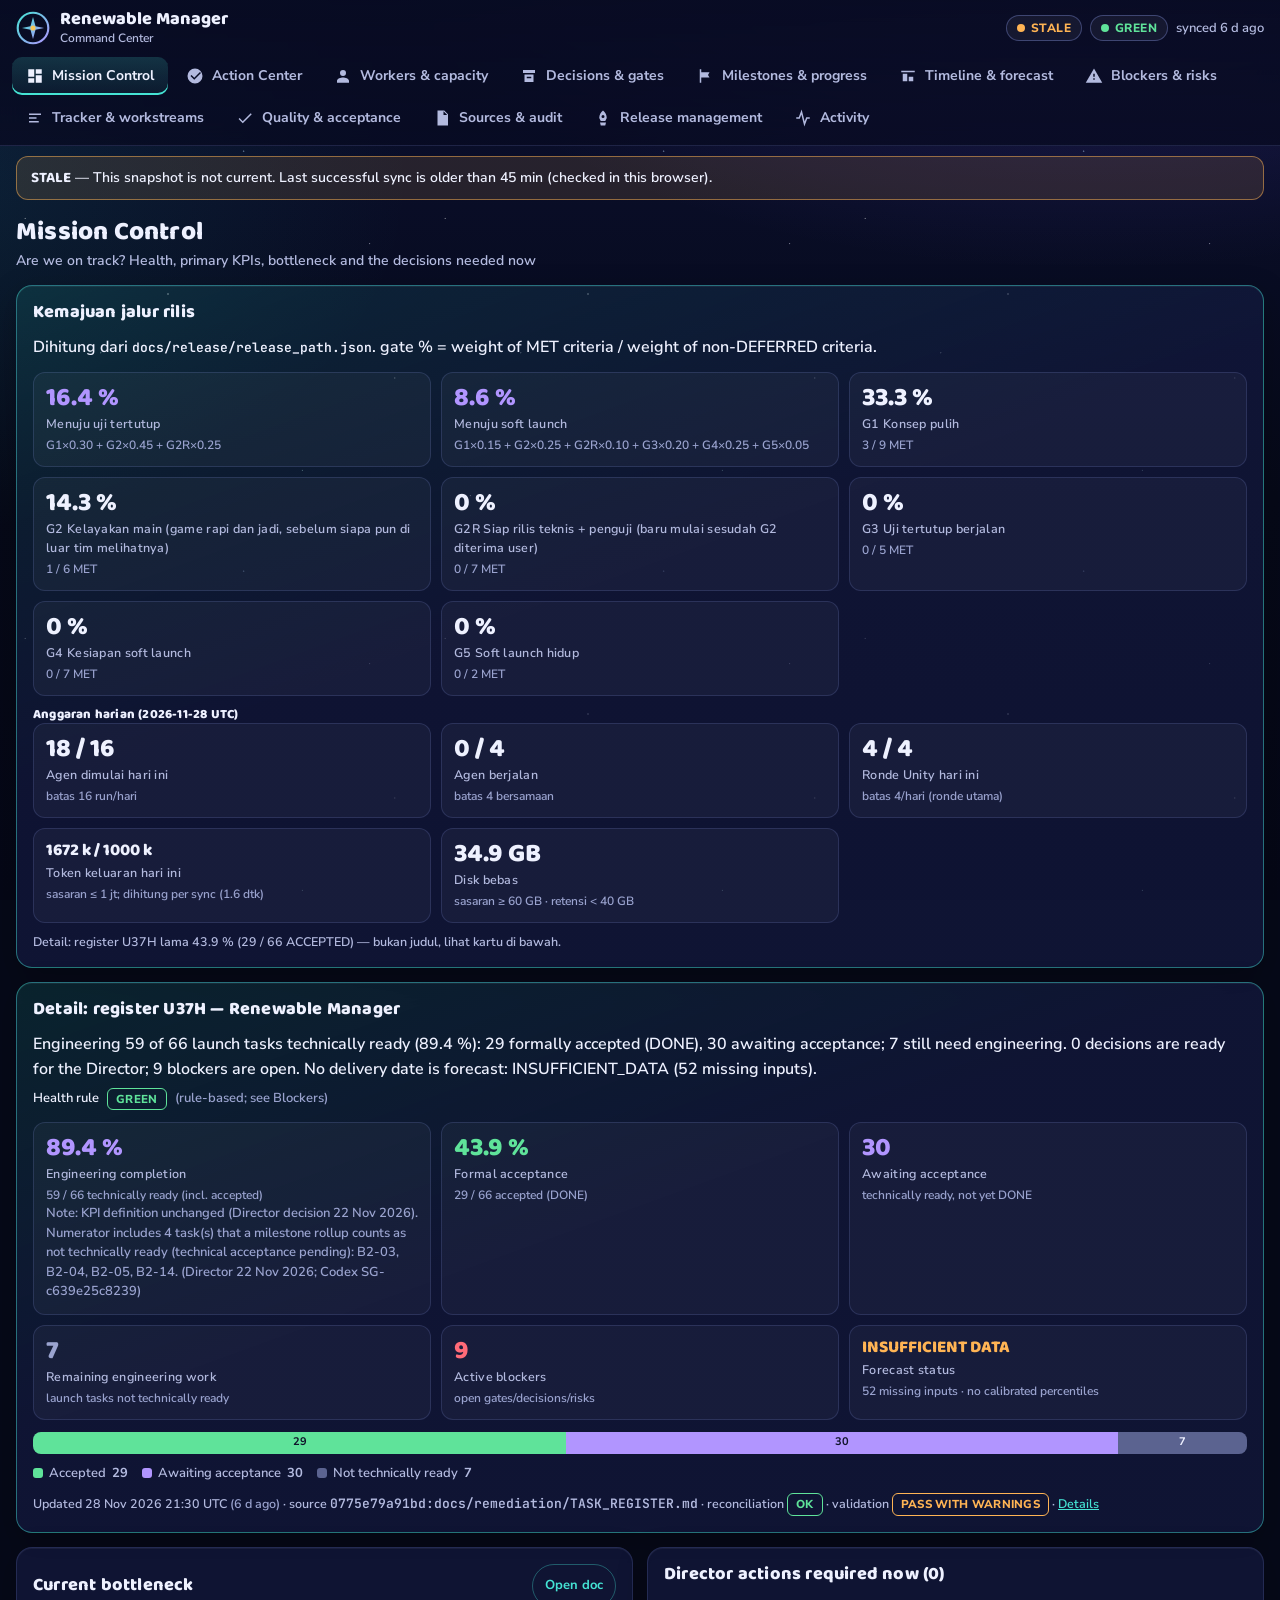
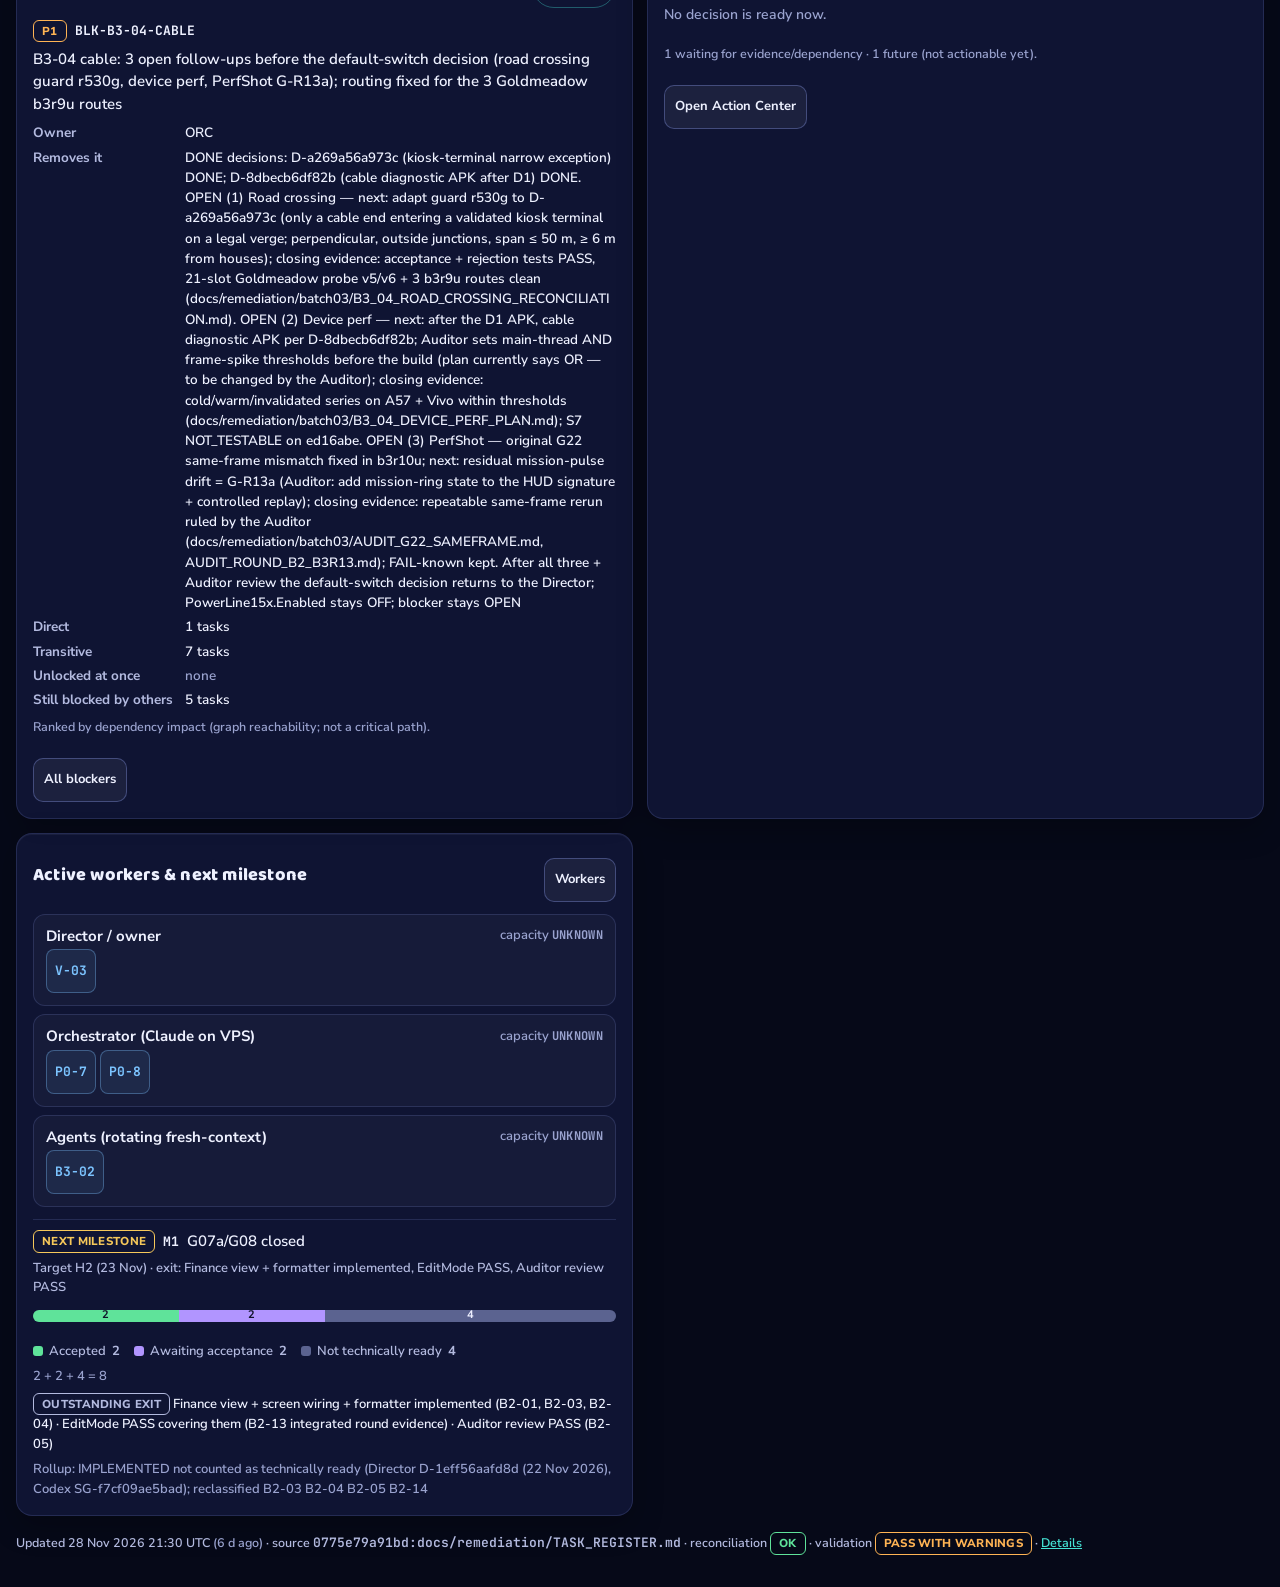
<file: index.html>
<!doctype html>
<html lang="en">
<head>
<meta name="rmct-static" content="1">
<meta charset="utf-8">
<meta name="viewport" content="width=device-width, initial-scale=1, viewport-fit=cover">
<meta name="robots" content="noindex, nofollow">
<meta name="referrer" content="same-origin">
<meta name="color-scheme" content="dark">
<meta name="theme-color" content="#0b1030">
<title>Renewable Manager Command Center</title>
<link rel="preconnect" href="https://fonts.googleapis.com">
<link rel="preconnect" href="https://fonts.gstatic.com" crossorigin>
<link rel="stylesheet" href="https://fonts.googleapis.com/css2?family=Baloo+2:wght@700;800&family=Nunito+Sans:wght@600;700;800&family=JetBrains+Mono:wght@600;700&display=swap">
<link rel="stylesheet" href="app.css">
</head>
<body>
<a class="skip" href="#main">Skip to content</a>
<div class="sky" aria-hidden="true"></div>
<header class="top">
  <div class="top-in">
    <div class="brand">
      <svg class="brand-mark" viewBox="0 0 40 40" aria-hidden="true"><defs><linearGradient id="bm" x1="0" y1="0" x2="1" y2="1"><stop offset="0" stop-color="#45e3d4"/><stop offset="1" stop-color="#b195ff"/></linearGradient></defs><circle cx="20" cy="20" r="18" fill="none" stroke="url(#bm)" stroke-width="2.5"/><path d="M20 7 L23 18 L33 20 L23 22 L20 33 L17 22 L7 20 L17 18 Z" fill="url(#bm)"/><circle cx="20" cy="20" r="3" fill="#f6c85a"/></svg>
      <div>
        <div class="brand-name">Renewable Manager</div>
        <div class="brand-sub">Command Center</div>
      </div>
    </div>
    <div class="top-meta" id="top-meta"></div>
  </div>
  <nav class="tabs" id="tabs" aria-label="Sections"></nav>
</header>
<div class="banner-wrap" id="banner" role="alert" aria-live="polite" hidden></div>
<main id="main" class="wrap" tabindex="-1"></main>
<footer class="pfoot" id="pfoot" aria-label="Data provenance"></footer>
<nav class="bnav" id="bnav" aria-label="Sections" data-scroll-x></nav>
<div class="viewer" id="viewer" hidden>
  <div class="viewer-in" role="dialog" aria-modal="true" aria-labelledby="viewer-path">
    <div class="viewer-bar"><span class="p" id="viewer-path"></span><button class="btn small" type="button" id="viewer-close">Close</button></div>
    <div class="md" id="viewer-body"></div>
  </div>
</div>
<script src="app.js"></script>
</body>
</html>
</file>
<file: app.css>
/* Renewable Manager Command Center — dark space theme (no external libs) */
:root {
  color-scheme: dark;
  --bg0: #060918; --bg1: #0b1030; --bg2: #141a44; --bg3: #1d1650;
  --card: rgba(20, 26, 66, .66); --line: rgba(150, 168, 255, .16); --line-hi: rgba(150, 168, 255, .32);
  --text: #eef1ff; --muted: #b3badf; --dim: #9aa3cf;
  --cyan: #45e3d4; --teal: #22c3b2; --gold: #f6c85a; --purple: #b195ff; --red: #ff6b78; --amber: #ffb454; --green: #5fe39a; --blue: #7cc4ff;
  --radius: 16px; --gap: 14px;
  --f-head: "Baloo 2", "Trebuchet MS", system-ui, sans-serif;
  --f-body: "Nunito Sans", system-ui, -apple-system, "Segoe UI", sans-serif;
  --f-mono: "JetBrains Mono", ui-monospace, "SFMono-Regular", Menlo, monospace;
}
* { box-sizing: border-box; }
html { -webkit-text-size-adjust: 100%; }
body {
  margin: 0; min-height: 100vh; color: var(--text); font: 600 15px/1.5 var(--f-body); overflow-x: hidden;
  background-color: var(--bg0);
  background-image:
    radial-gradient(1200px 600px at 85% -10%, rgba(126, 90, 255, .22), transparent 60%),
    radial-gradient(900px 600px at -10% 20%, rgba(34, 195, 178, .12), transparent 60%),
    linear-gradient(180deg, var(--bg1) 0%, var(--bg0) 55%, #050716 100%);
  background-attachment: fixed;
}
.sky { position: fixed; inset: 0; pointer-events: none; z-index: 0; opacity: .55;
  background-image:
    radial-gradient(1px 1px at 12% 18%, #fff, transparent), radial-gradient(1px 1px at 72% 12%, #cfe, transparent),
    radial-gradient(1.4px 1.4px at 40% 70%, #fff, transparent), radial-gradient(1px 1px at 88% 58%, #dde, transparent),
    radial-gradient(1px 1px at 24% 84%, #fff, transparent), radial-gradient(1.2px 1.2px at 58% 36%, #bdf, transparent),
    radial-gradient(1px 1px at 6% 52%, #fff, transparent), radial-gradient(1px 1px at 94% 90%, #fff, transparent);
  background-size: 420px 420px; }
a { color: var(--cyan); }
a:focus-visible, button:focus-visible, summary:focus-visible { outline: 2px solid var(--cyan); outline-offset: 2px; border-radius: 6px; }
h1, h2, h3 { font-family: var(--f-head); font-weight: 800; letter-spacing: .2px; margin: 0; line-height: 1.15; }
h2 { font-size: 20px; } h3 { font-size: 16px; }
.mono { font-family: var(--f-mono); font-size: 13px; }
.muted { color: var(--muted); } .dim { color: var(--dim); }
.skip { position: absolute; left: -999px; top: 0; } .skip:focus { left: 8px; z-index: 99; background: var(--bg2); padding: 8px; }

/* header */
.top { position: sticky; top: 0; z-index: 20; backdrop-filter: blur(12px); -webkit-backdrop-filter: blur(12px);
  background: linear-gradient(180deg, rgba(8, 11, 34, .94), rgba(8, 11, 34, .80)); border-bottom: 1px solid var(--line); }
.top-in { max-width: 1320px; margin: 0 auto; padding: 10px 16px; display: flex; align-items: center; gap: 8px 12px; flex-wrap: wrap; }
.brand { display: flex; align-items: center; gap: 10px; min-width: 0; flex: 1 1 auto; }
.brand-mark { width: 34px; height: 34px; flex: none; }
.brand-name { font: 800 18px/1.05 var(--f-head); }
.brand-sub { font-size: 12px; color: var(--muted); }
.top-meta { display: flex; align-items: center; gap: 8px; flex-wrap: wrap; }
.pill { display: inline-flex; align-items: center; gap: 6px; padding: 3px 10px; border-radius: 999px; font: 800 12px/1.5 var(--f-body);
  letter-spacing: .4px; border: 1px solid var(--line-hi); background: rgba(255, 255, 255, .05); white-space: nowrap; }
.pill::before { content: ""; width: 8px; height: 8px; border-radius: 50%; background: currentColor; }
.t-fresh, .t-green, .t-ok { color: var(--green); } .t-stale, .t-amber, .t-warn { color: var(--amber); } .t-failed, .t-red, .t-bad { color: var(--red); }
.t-gold { color: var(--gold); } .t-purple { color: var(--purple); } .t-cyan { color: var(--cyan); } .t-nr { color: var(--dim); }
.btn { font: 700 14px/1 var(--f-body); color: var(--text); background: rgba(255, 255, 255, .06); border: 1px solid var(--line-hi);
  border-radius: 10px; padding: 9px 14px; min-height: 40px; cursor: pointer; }
.btn:hover { background: rgba(69, 227, 212, .12); }
.btn.small { min-height: 32px; padding: 6px 10px; font-size: 13px; }
.btn.primary { background: linear-gradient(180deg, #2fd3c3, #1aa596); color: #04201d; border-color: transparent; }

/* sync banner */
.banner-wrap { position: relative; z-index: 5; max-width: 1320px; margin: 0 auto; padding: 10px 16px 0; }
.banner { padding: 10px 14px; border-radius: 12px; font-size: 14px; overflow-wrap: anywhere; }
.banner.stale { background: rgba(255, 180, 84, .12); border: 1px solid rgba(255, 180, 84, .5); }
.banner.failed { background: rgba(255, 107, 120, .14); border: 1px solid rgba(255, 107, 120, .6); }
.banner b { font-family: var(--f-head); font-size: 15px; }

/* nav */
.tabs { display: none; }
.bnav { position: fixed; left: 0; right: 0; bottom: 0; z-index: 30; display: grid; grid-template-columns: repeat(8, minmax(0, 1fr));
  background: rgba(8, 11, 34, .96); border-top: 1px solid var(--line); padding-bottom: env(safe-area-inset-bottom); }
.bnav a { display: flex; flex-direction: column; align-items: center; justify-content: center; gap: 3px; min-height: 58px; color: var(--muted);
  text-decoration: none; font: 700 11px/1.1 var(--f-body); text-align: center; padding: 4px 1px; }
.bnav a svg { width: 22px; height: 22px; }
.bnav a[aria-current="page"] { color: var(--cyan); }
.bnav a[aria-current="page"] svg { filter: drop-shadow(0 0 6px rgba(69, 227, 212, .7)); }

/* layout */
.wrap { position: relative; z-index: 1; max-width: 1320px; margin: 0 auto; padding: 14px 16px 96px; }
.view-head { margin: 4px 0 14px; }
.view-head h1 { font-size: 26px; }
.view-head p { margin: 2px 0 0; color: var(--muted); font-size: 14px; }
.grid { display: grid; gap: var(--gap); grid-template-columns: minmax(0, 1fr); }
.card { background: var(--card); border: 1px solid var(--line); border-radius: var(--radius); padding: 16px; min-width: 0;
  box-shadow: 0 10px 30px rgba(0, 0, 0, .25), inset 0 1px 0 rgba(255, 255, 255, .05); }
.card-head { display: flex; align-items: center; justify-content: space-between; gap: 8px; margin-bottom: 12px; flex-wrap: wrap; }
.card-head h2 { font-size: 18px; }
.card.crit { border-color: rgba(255, 107, 120, .55); background: linear-gradient(180deg, rgba(90, 20, 40, .55), var(--card)); }
.card.ws { border-left: 3px solid var(--purple); }
.doclink { font: 700 13px/1 var(--f-body); color: var(--cyan); background: none; border: 1px solid rgba(69, 227, 212, .35); border-radius: 999px; padding: 6px 12px; min-height: 34px; cursor: pointer; }
.doclink[disabled] { color: var(--dim); border-color: var(--line); cursor: default; }
.kpis { display: grid; gap: 10px; grid-template-columns: repeat(2, minmax(0, 1fr)); }
.kpi { padding: 12px; border-radius: 12px; background: rgba(255, 255, 255, .04); border: 1px solid var(--line); min-width: 0; }
.kpi .v { font: 800 26px/1.05 var(--f-head); }
.kpi .l { font-size: 12.5px; color: var(--muted); margin-top: 3px; letter-spacing: .3px; overflow-wrap: anywhere; }
.kpi .s { font-size: 12px; color: var(--dim); margin-top: 2px; }
.nr { font: 700 12px/1.4 var(--f-mono); color: var(--dim); letter-spacing: .3px; }
.kpi .v .nr { font-size: 13px; }
.bar { height: 10px; border-radius: 99px; background: rgba(255, 255, 255, .08); overflow: hidden; display: flex; }
.bar > i { display: block; height: 100%; }
.prog { display: grid; gap: 10px; }
.prog-row { display: grid; grid-template-columns: minmax(0, 1fr) auto; gap: 4px 10px; align-items: center; font-size: 14px; }
.prog-row .bar { grid-column: 1 / -1; }
.legend { display: flex; flex-wrap: wrap; gap: 6px 14px; font-size: 13px; color: var(--muted); margin-top: 10px; }
.legend span { display: inline-flex; align-items: center; gap: 6px; }
.sw { width: 10px; height: 10px; border-radius: 3px; display: inline-block; flex: none; }
.tag { display: inline-block; padding: 1px 8px; border-radius: 6px; font: 800 11.5px/1.6 var(--f-body); letter-spacing: .3px; border: 1px solid currentColor; white-space: nowrap; }
.list { list-style: none; margin: 0; padding: 0; display: grid; gap: 8px; }
.list li { padding: 10px 12px; border-radius: 12px; background: rgba(255, 255, 255, .035); border: 1px solid var(--line); min-width: 0; overflow-wrap: anywhere; }
.row { display: flex; gap: 6px 8px; align-items: center; flex-wrap: wrap; }
.row.sb { justify-content: space-between; }
.small { font-size: 13px; }
.chart { width: 100%; height: auto; display: block; }
.chart text { fill: var(--muted); font: 600 11px var(--f-body); }
.scroll-x { overflow-x: auto; -webkit-overflow-scrolling: touch; max-width: 100%; }
table.t { width: 100%; border-collapse: collapse; font-size: 14px; }
table.t th, table.t td { text-align: left; padding: 8px; border-bottom: 1px solid var(--line); vertical-align: top; }
table.t th { color: var(--muted); font-size: 12px; letter-spacing: .4px; text-transform: uppercase; white-space: nowrap; }
details.toggle > summary { cursor: pointer; list-style: none; color: var(--cyan); font-weight: 800; min-height: 40px; display: flex; align-items: center; }
details.toggle > summary::-webkit-details-marker { display: none; }
.feed li { display: grid; grid-template-columns: 12px minmax(0, 1fr); gap: 10px; }
.feed .dot { width: 10px; height: 10px; border-radius: 50%; margin-top: 6px; background: currentColor; box-shadow: 0 0 8px currentColor; }
.chips { display: flex; gap: 6px; flex-wrap: wrap; margin-bottom: 12px; }
.chip { font: 700 13px/1 var(--f-body); color: var(--muted); background: rgba(255, 255, 255, .05); border: 1px solid var(--line); border-radius: 999px; padding: 8px 12px; min-height: 36px; cursor: pointer; }
.chip[aria-pressed="true"] { color: #05211e; background: var(--cyan); border-color: var(--cyan); }
.empty { color: var(--dim); font-size: 14px; padding: 6px 0; }
.note { font-size: 12.5px; color: var(--dim); margin-top: 8px; overflow-wrap: anywhere; }

/* doc viewer */
.viewer { position: fixed; inset: 0; z-index: 50; background: rgba(3, 5, 16, .72); display: flex; justify-content: flex-end; }
.viewer[hidden] { display: none; }
.viewer-in { width: min(820px, 100%); height: 100%; background: linear-gradient(180deg, #0f1440, #0a0d2a); border-left: 1px solid var(--line-hi); display: flex; flex-direction: column; }
.viewer-bar { display: flex; align-items: center; gap: 10px; padding: 12px 16px; border-bottom: 1px solid var(--line); }
.viewer-bar .p { flex: 1; min-width: 0; overflow-wrap: anywhere; font: 600 12.5px/1.3 var(--f-mono); color: var(--muted); }
.md { padding: 16px 18px 60px; overflow-y: auto; font-size: 15px; line-height: 1.6; overflow-wrap: anywhere; }
.md h1 { font-size: 24px; margin: 8px 0 12px; } .md h2 { font-size: 20px; margin: 22px 0 8px; } .md h3, .md h4, .md h5, .md h6 { font-size: 16px; margin: 18px 0 6px; }
.md p { margin: 8px 0; } .md ul, .md ol { padding-left: 22px; margin: 8px 0; }
.md code { font: 13px var(--f-mono); background: rgba(255, 255, 255, .08); border-radius: 5px; padding: 1px 5px; }
.md pre { background: #070a20; border: 1px solid var(--line); border-radius: 10px; padding: 12px; overflow-x: auto; }
.md pre code { background: none; padding: 0; }
.md blockquote { margin: 8px 0; padding: 4px 12px; border-left: 3px solid var(--purple); color: var(--muted); }
.md hr { border: 0; border-top: 1px solid var(--line); margin: 16px 0; }
.md .tw { overflow-x: auto; margin: 10px 0; }
.md table { border-collapse: collapse; font-size: 13.5px; min-width: 100%; }
.md th, .md td { border: 1px solid var(--line); padding: 6px 8px; text-align: left; vertical-align: top; }
.md th { background: rgba(255, 255, 255, .05); }

/* login (server mode only) */
.login { max-width: 380px; margin: 40px auto; display: grid; gap: 10px; }
.login input { font: 600 15px var(--f-body); color: var(--text); background: rgba(255, 255, 255, .06); border: 1px solid var(--line-hi); border-radius: 10px; padding: 10px 12px; min-height: 44px; }

@media (min-width: 640px) {
  .kpis { grid-template-columns: repeat(4, minmax(0, 1fr)); }
  .grid.two, .grid.three { grid-template-columns: repeat(2, minmax(0, 1fr)); }
}
@media (min-width: 960px) {
  .bnav { display: none; }
  .tabs { display: flex; gap: 4px; max-width: 1320px; margin: 0 auto; padding: 0 12px 8px; flex-wrap: wrap; }
  .tabs a { color: var(--muted); text-decoration: none; font: 700 14px/1 var(--f-body); padding: 10px 14px; border-radius: 10px; display: flex; gap: 8px; align-items: center; }
  .tabs a svg { width: 18px; height: 18px; }
  .tabs a[aria-current="page"] { color: var(--text); background: linear-gradient(180deg, rgba(69, 227, 212, .18), rgba(69, 227, 212, .06)); box-shadow: inset 0 -2px 0 var(--cyan); }
  .wrap { padding-bottom: 40px; }
  .grid.three { grid-template-columns: repeat(3, minmax(0, 1fr)); }
  .span2 { grid-column: span 2; }
  .span-all { grid-column: 1 / -1; }
  .kpis.six { grid-template-columns: repeat(6, minmax(0, 1fr)); }
}

/* release readiness status cards (21 Nov): auto-fit grid, wraps at 360 px without page overflow */
.relcards { display: grid; grid-template-columns: repeat(auto-fit, minmax(150px, 1fr)); gap: 10px; }
.relcard { min-width: 0; border: 1px solid rgba(255,255,255,.08); border-radius: 10px; padding: 10px; background: rgba(255,255,255,.02); display: flex; flex-direction: column; gap: 6px; overflow-wrap: anywhere; }
.relcard-h { font-weight: 600; }

/* ---- browser acceptance fixes 21 Nov (Chromium 360×800 + 1440×900): no horizontal overflow, no mid-word stat labels,
   content never hidden behind the mobile bottom nav ---- */
.card, .card a, .mono, .doclink { overflow-wrap: anywhere; }
.card svg { max-width: 100%; height: auto; }
.tag { white-space: normal; max-width: 100%; overflow-wrap: anywhere; }
.kpi .l { overflow-wrap: normal; word-break: normal; hyphens: auto; }
.wrap { padding-bottom: calc(132px + env(safe-area-inset-bottom)); }
@media (min-width: 960px) {
  .wrap { padding-bottom: 40px; }
  .kpis.six { grid-template-columns: repeat(3, minmax(0, 1fr)); }
}
/* tables keep whole words and scroll inside their own card (no page overflow); bottom nav labels fit 8 tabs at 360 px */
.scroll-x table.t, .tw table { min-width: 620px; }
.scroll-x table.t td, .scroll-x table.t th, .tw td, .tw th { overflow-wrap: normal; word-break: normal; }
.scroll-x .tag, .tw .tag { white-space: nowrap; }
.scroll-x, .tw { overflow-x: auto; -webkit-overflow-scrolling: touch; max-width: 100%; }
.bnav a { font-size: 10px; letter-spacing: 0; min-width: 0; overflow: hidden; text-align: center; padding: 0 1px; }
.bnav a svg { width: 20px; height: 20px; }

/* ---- Mission Control modules (SKILL v1.1 §6–§11, 21 Nov): semantic colours (always with a text label), visible focus,
   44 px touch targets, reduced motion, one-line footers, scrollable 12-tab bottom nav (no page-level overflow) ---- */
:root { --done: #5fe39a; --accepted: #2fd3c3; --qa: #b195ff; --progress: #6aa8ff; --hold: #ffb454; --blocked: #ff6b78; }
a:focus-visible, button:focus-visible, summary:focus-visible, input:focus-visible, select:focus-visible, [tabindex]:focus-visible { outline: 3px solid #ffe27a; outline-offset: 2px; border-radius: 6px; }
.btn, .doclink, .chip, .idlink, details.toggle > summary { min-height: 44px; }
.btn.small { min-height: 44px; }
.idlink { font: 700 13px/1.2 var(--f-mono); color: var(--blue); background: rgba(124, 196, 255, .08); border: 1px solid rgba(124, 196, 255, .35); border-radius: 8px; padding: 4px 8px; min-width: 44px; cursor: pointer; margin: 2px 0; }
.idlink:hover, .doclink:hover { background: rgba(124, 196, 255, .18); }
a.btn { display: inline-flex; align-items: center; text-decoration: none; margin-top: 8px; }
.lead { font-size: 16px; line-height: 1.55; margin: 0 0 6px; }
.card.hero { border-color: rgba(69, 227, 212, .45); background: linear-gradient(160deg, rgba(34, 195, 178, .14), var(--card) 45%); }
.foot { font-size: 12.5px; color: var(--muted); margin: 10px 0 0; overflow-wrap: anywhere; }
.pfoot { position: relative; z-index: 1; max-width: 1320px; margin: -120px auto 0; padding: 0 16px calc(140px + env(safe-area-inset-bottom)); font-size: 12.5px; color: var(--muted); overflow-wrap: anywhere; }
.kv { display: grid; grid-template-columns: minmax(96px, max-content) minmax(0, 1fr); gap: 4px 12px; margin: 8px 0; font-size: 13.5px; }
.kv dt { color: var(--muted); font-weight: 700; } .kv dd { margin: 0; min-width: 0; overflow-wrap: anywhere; }
.dcard .q { font-weight: 800; margin: 6px 0 2px; font-size: 15px; }
.more > summary { font-size: 14px; } .more-in { padding: 4px 0 8px; }
.ms-next { margin-top: 12px; padding-top: 10px; border-top: 1px solid var(--line); display: grid; gap: 6px; }
.filters { display: grid; gap: 10px; grid-template-columns: minmax(0, 1fr); }
.fld { display: grid; gap: 4px; font-size: 12.5px; color: var(--muted); min-width: 0; }
.fld input, .fld select { font: 600 15px var(--f-body); color: var(--text); background: #0f1540; border: 1px solid var(--line-hi); border-radius: 10px; padding: 10px 12px; min-height: 44px; width: 100%; min-width: 0; }
table.t td.num, table.t th.num { text-align: right; font-variant-numeric: tabular-nums; }
table.t thead th { position: sticky; top: 0; background: #121842; z-index: 1; }
table.t tbody tr:hover, table.t tbody tr:focus-within { background: rgba(124, 196, 255, .06); }
.chain { margin: 0; padding-left: 22px; display: grid; gap: 4px; }
.banner + .banner { margin-top: 8px; }
.bnav { display: flex; overflow-x: auto; -webkit-overflow-scrolling: touch; scrollbar-width: none; }
.bnav a { flex: 0 0 72px; min-height: 58px; }
.viewer-in h2 { margin: 4px 0 8px; } .viewer-in h3 { margin: 16px 0 6px; }
@media (min-width: 640px) { .filters { grid-template-columns: 2fr 1fr 1fr 1fr; } }
@media (min-width: 960px) { .pfoot { margin-top: -24px; padding-bottom: 32px; } .bnav { display: none; } }
@media (prefers-reduced-motion: reduce) { *, *::before, *::after { animation: none !important; transition: none !important; scroll-behavior: auto !important; } }
.kpi .v.txt { font-size: 17px; line-height: 1.2; overflow-wrap: normal; word-break: normal; }
.idlink { white-space: nowrap; }
@media (max-width: 480px) { .kv { grid-template-columns: minmax(0, 1fr); gap: 0 0; } .kv dt { margin-top: 6px; font-size: 12.5px; } }
/* progress semantics: three mutually exclusive segments with numbers in the bar + labelled legend */
.segbar { height: 18px; border-radius: 8px; background: rgba(255, 255, 255, .08); overflow: hidden; display: flex; margin: 6px 0 4px; }
.segbar > i { display: flex; align-items: center; justify-content: center; height: 100%; font-style: normal; font-size: 11px; font-weight: 700; color: #10142b; min-width: 0; overflow: hidden; }
.segbar > i.lt { color: #eef0ff; }
.seg-wrap { margin-top: 12px; }
</file>
